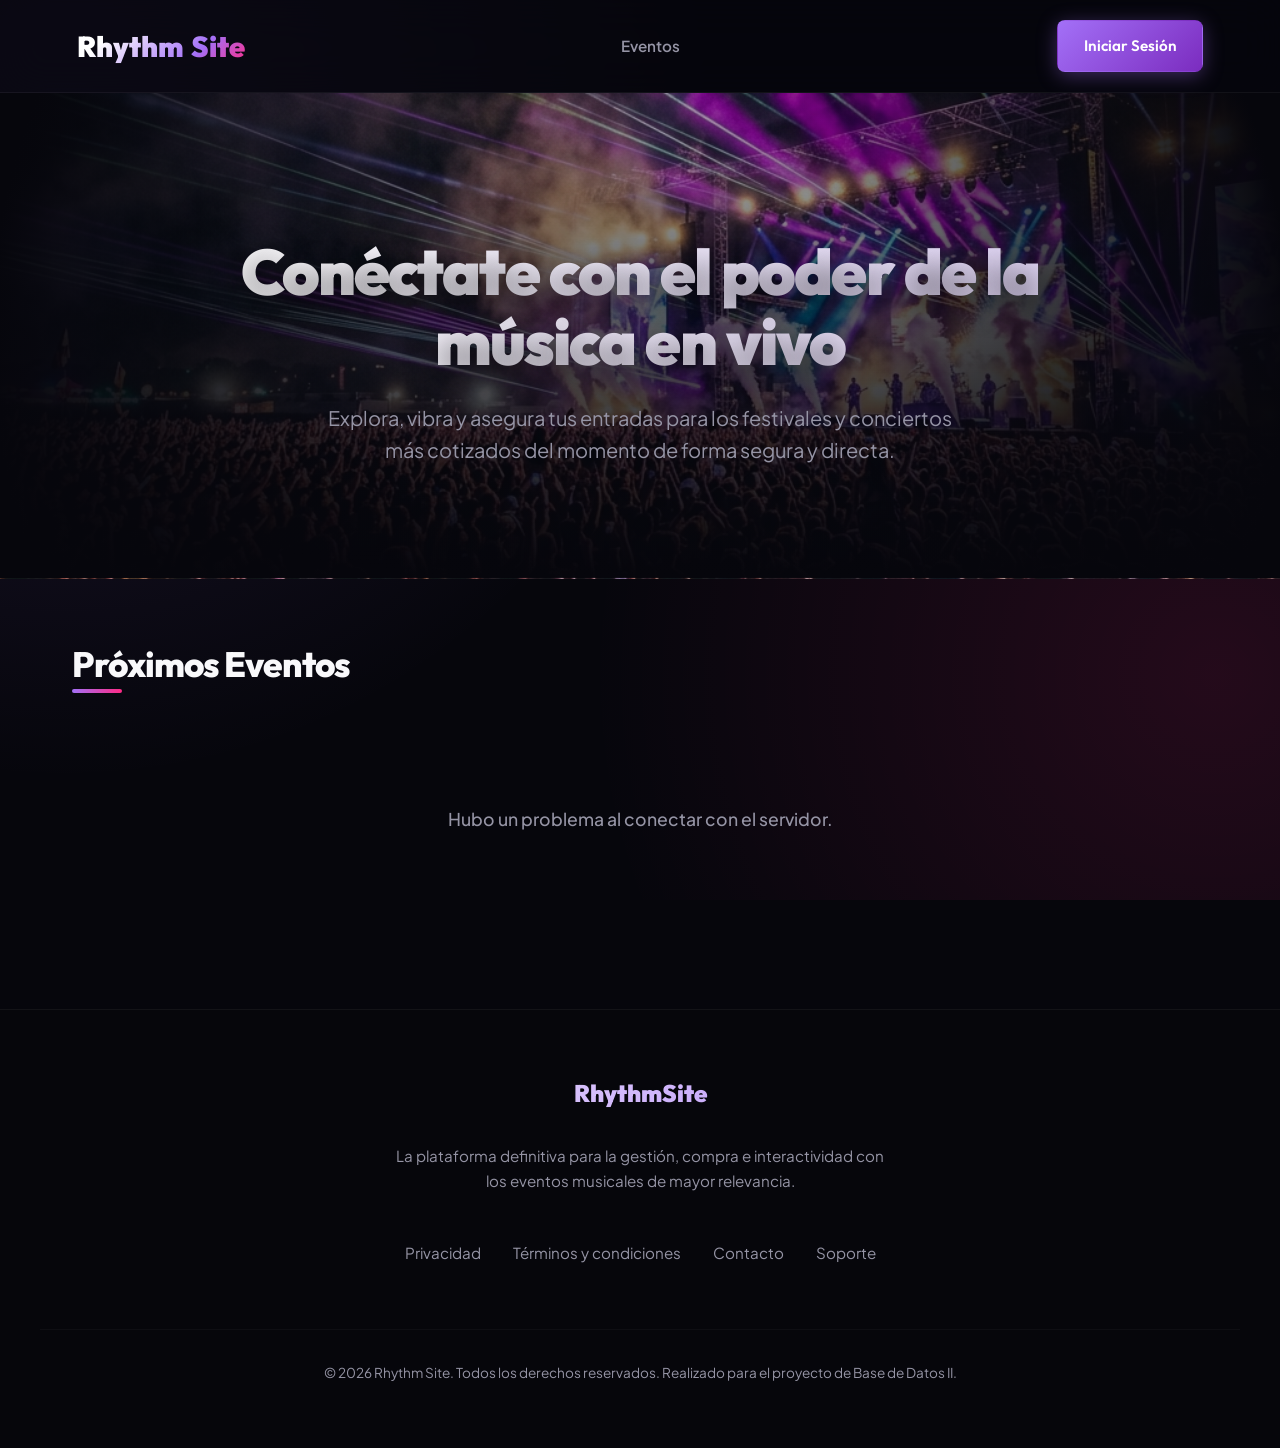
<file: frontend/index.html>
<!DOCTYPE html>
<html lang="es">
<head>
    <meta charset="UTF-8">
    <meta name="viewport" content="width=device-width, initial-scale=1.0">
    <title>Rhythm Site — Vive el Ritmo en Vivo</title>
    <meta name="description" content="Encuentra los mejores conciertos, festivales y eventos de tus artistas favoritos. Compra tus tickets de forma segura.">
    <link rel="stylesheet" href="css/style.css">
</head>
<body>

    <nav>
        <a href="index.html" class="logo">Rhythm<span>Site</span></a>
        <ul class="nav-links">
            <li><a href="index.html">Eventos</a></li>
        </ul>
        <div id="nav-actions">
            <!-- Dynamic button injected by api.js -->
        </div>
    </nav>

    <header class="hero">
        <div class="hero-content">
            <h1>Conéctate con el poder de la música en vivo</h1>
            <p>Explora, vibra y asegura tus entradas para los festivales y conciertos más cotizados del momento de forma segura y directa.</p>
        </div>
    </header>

    <main class="container">
        <h2 class="section-title">Próximos Eventos</h2>
        
        <div id="events-loader" style="text-align: center; padding: 5rem; color: var(--text-muted); font-size: 1.1rem; font-weight: 500;">
            <div style="margin-bottom: 1rem; font-size: 2rem;">⚡</div>
            Sincronizando el cartel musical...
        </div>

        <div id="events-grid" class="events-grid" style="display: none;">
            <!-- Event cards injected by home.js -->
        </div>
    </main>

    <footer style="border-top: 1px solid var(--border-glass); padding: 4rem 2rem; background: rgba(6, 6, 12, 0.9); text-align: center; color: var(--text-muted); font-size: 0.95rem;">
        <div style="max-width: 1200px; margin: 0 auto; display: flex; flex-direction: column; gap: 2rem;">
            <div style="font-family: var(--font-heading); font-size: 1.5rem; font-weight: 900; background: linear-gradient(135deg, #fff, var(--primary)); -webkit-background-clip: text; -webkit-text-fill-color: transparent; display: inline-block;">
                Rhythm<span>Site</span>
            </div>
            <p style="max-width: 500px; margin: 0 auto;">La plataforma definitiva para la gestión, compra e interactividad con los eventos musicales de mayor relevancia.</p>
            <div style="display: flex; justify-content: center; gap: 2rem; margin: 1rem 0;">
                <a href="#" style="color: var(--text-muted);">Privacidad</a>
                <a href="#" style="color: var(--text-muted);">Términos y condiciones</a>
                <a href="#" style="color: var(--text-muted);">Contacto</a>
                <a href="#" style="color: var(--text-muted);">Soporte</a>
            </div>
            <div style="font-size: 0.85rem; border-top: 1px solid rgba(255,255,255,0.03); padding-top: 2rem; margin-top: 1rem;">
                &copy; 2026 Rhythm Site. Todos los derechos reservados. Realizado para el proyecto de Base de Datos II.
            </div>
        </div>
    </footer>

    <script src="js/api.js"></script>
    <script src="js/home.js"></script>
</body>
</html>
</file>
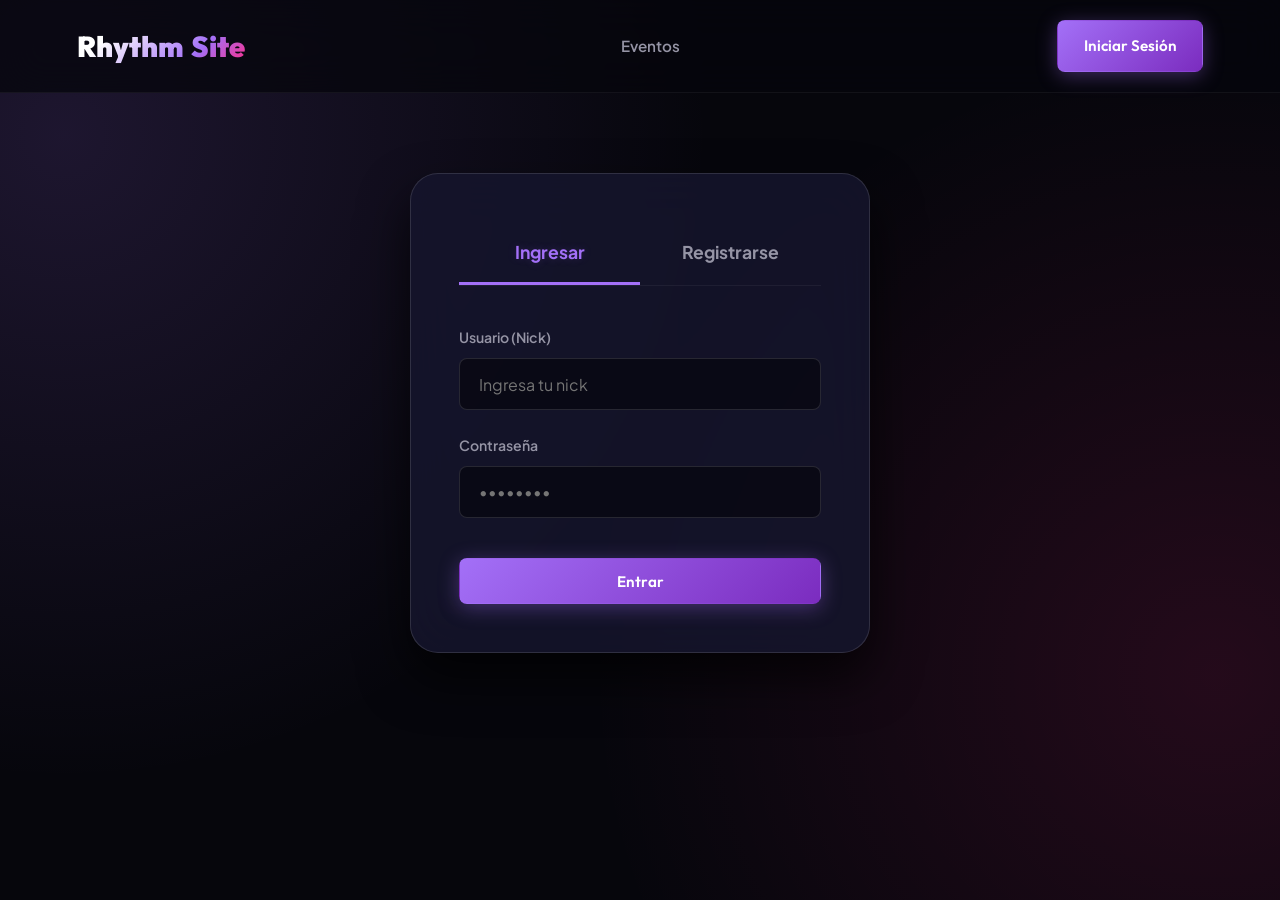
<file: frontend/auth.html>
<!DOCTYPE html>
<html lang="es">
<head>
    <meta charset="UTF-8">
    <meta name="viewport" content="width=device-width, initial-scale=1.0">
    <title>Acceso — Rhythm Site</title>
    <link rel="stylesheet" href="css/style.css">
</head>
<body>

    <nav>
        <a href="index.html" class="logo">Rhythm<span>Site</span></a>
        <ul class="nav-links">
            <li><a href="index.html">Eventos</a></li>
        </ul>
        <div id="nav-actions"></div>
    </nav>

    <main class="container">
        <div class="auth-box">
            <div class="auth-tabs">
                <div id="tab-login" class="auth-tab active" onclick="switchTab('login')">Ingresar</div>
                <div id="tab-register" class="auth-tab" onclick="switchTab('register')">Registrarse</div>
            </div>

            <!-- Login Form -->
            <form id="form-login" onsubmit="handleLogin(event)">
                <div class="form-group">
                    <label for="login-nick">Usuario (Nick)</label>
                    <input type="text" id="login-nick" required placeholder="Ingresa tu nick">
                </div>
                <div class="form-group">
                    <label for="login-pass">Contraseña</label>
                    <input type="password" id="login-pass" required placeholder="••••••••">
                </div>
                <button type="submit" class="btn btn-primary" style="width: 100%; margin-top: 1rem;">Entrar</button>
            </form>

            <!-- Register Form (Hidden by default) -->
            <form id="form-register" onsubmit="handleRegister(event)" style="display: none;">
                <div style="display: grid; grid-template-columns: 1fr 1fr; gap: 1rem;">
                    <div class="form-group">
                        <label for="reg-nombre">Nombre</label>
                        <input type="text" id="reg-nombre" required placeholder="Juan">
                    </div>
                    <div class="form-group">
                        <label for="reg-apellido">Apellido</label>
                        <input type="text" id="reg-apellido" required placeholder="Pérez">
                    </div>
                </div>
                <div class="form-group">
                    <label for="reg-nick">Nick / Usuario</label>
                    <input type="text" id="reg-nick" required placeholder="juanp12">
                </div>
                <div class="form-group">
                    <label for="reg-pass">Contraseña</label>
                    <input type="password" id="reg-pass" required placeholder="Mínimo 6 caracteres">
                </div>
                <div class="form-group">
                    <label for="reg-nacimiento">Fecha de Nacimiento</label>
                    <input type="date" id="reg-nacimiento" required>
                </div>
                <div class="form-group">
                    <label for="reg-correo">Correo Electrónico</label>
                    <input type="email" id="reg-correo" required placeholder="juan@correo.com">
                </div>
                <div class="form-group">
                    <label for="reg-telefono">Teléfono</label>
                    <input type="tel" id="reg-telefono" required placeholder="3001234567">
                </div>
                <button type="submit" class="btn btn-primary" style="width: 100%; margin-top: 1rem;">Crear Cuenta</button>
            </form>
        </div>
    </main>

    <script src="js/api.js"></script>
    <script src="js/auth.js"></script>
</body>
</html>
</file>
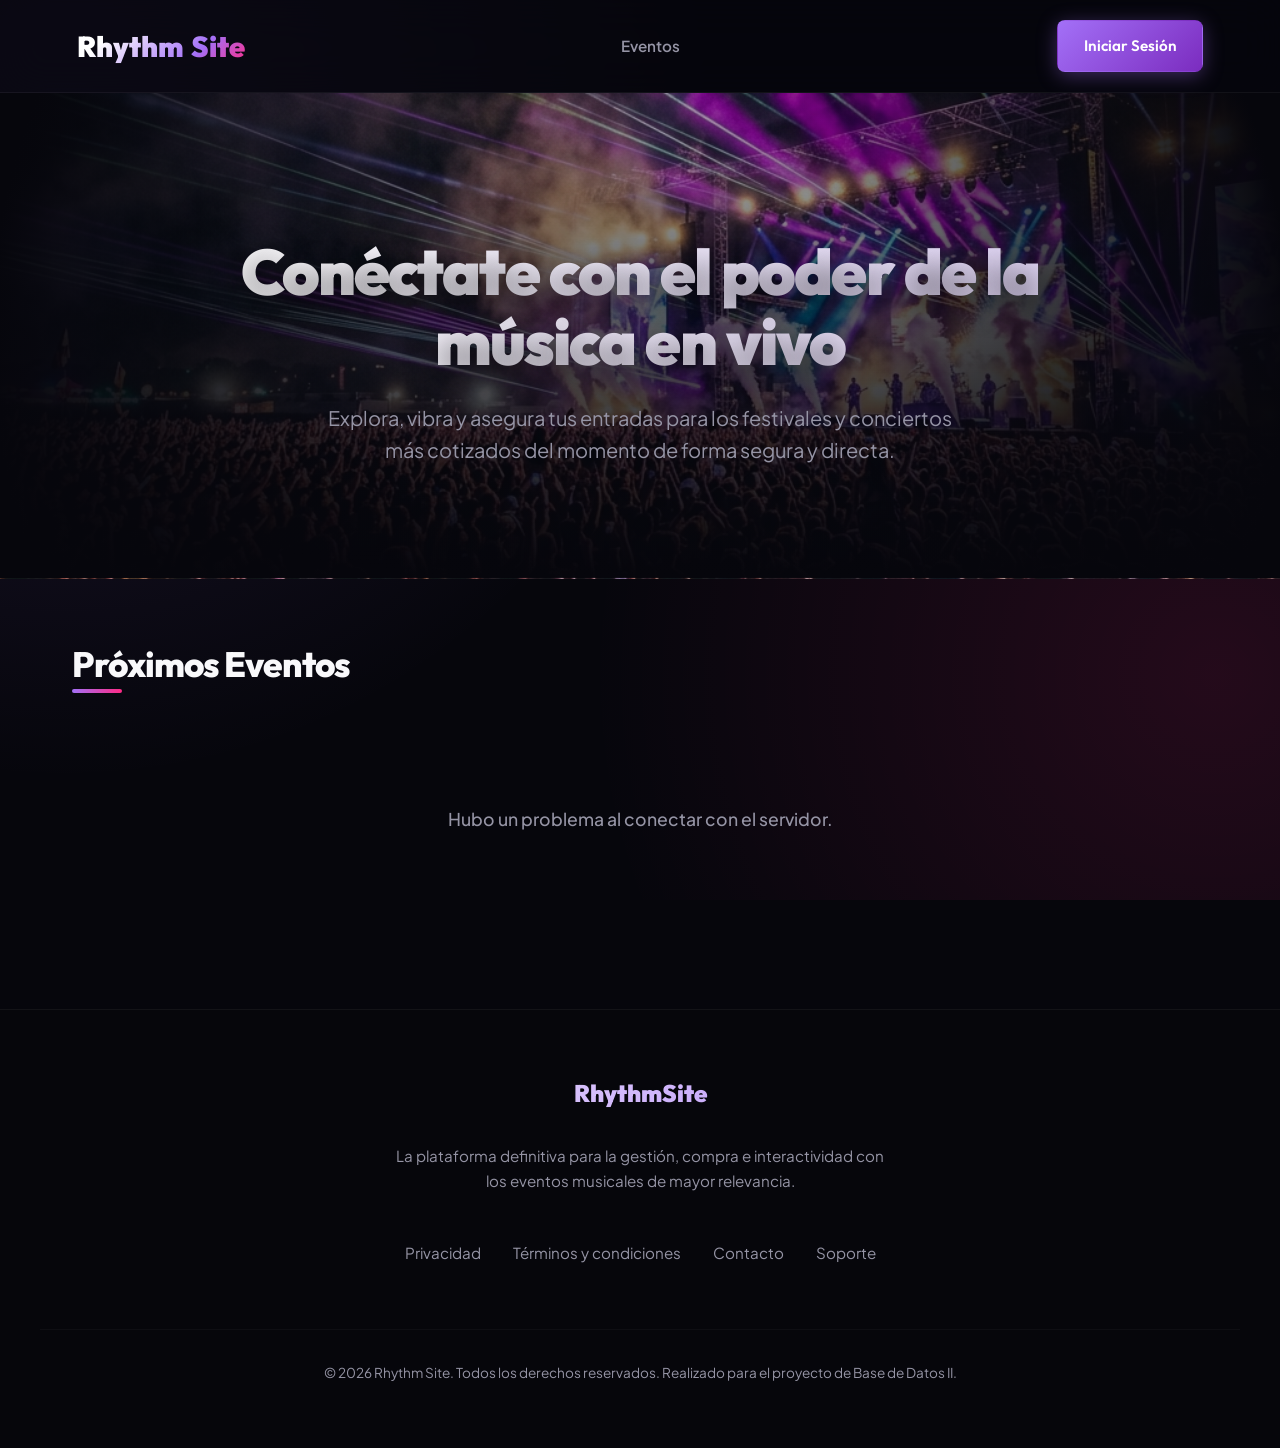
<file: frontend/evento.html>
<!DOCTYPE html>
<html lang="es">
<head>
    <meta charset="UTF-8">
    <meta name="viewport" content="width=device-width, initial-scale=1.0">
    <title>Detalles del Evento — Rhythm Site</title>
    <link rel="stylesheet" href="css/style.css">
</head>
<body>

    <nav>
        <a href="index.html" class="logo">Rhythm<span>Site</span></a>
        <ul class="nav-links">
            <li><a href="index.html">Eventos</a></li>
        </ul>
        <div id="nav-actions"></div>
    </nav>

    <div class="detail-banner" id="event-banner">
        <img class="detail-banner-img" id="event-banner-img" src="img/hero.png" alt="Banner del Evento">
        <div class="detail-header-content">
            <span id="event-type-badge" class="card-badge" style="position: static; margin-bottom: 1rem; display: inline-block;">...</span>
            <h1 class="detail-title" id="event-title">Cargando evento...</h1>
            <div class="card-meta" id="event-meta">
                <!-- Meta dynamic details -->
            </div>
        </div>
    </div>

    <main class="container">
        <div class="detail-layout">
            <!-- Left Column: Details & Artists -->
            <div>
                <section class="detail-section">
                    <h2>Acerca del Evento</h2>
                    <p id="event-description" style="color: var(--text-muted); font-size: 1.05rem;">
                        Cargando detalles descriptivos del show...
                    </p>
                </section>

                <section class="detail-section">
                    <h2>Artistas en Escena</h2>
                    <div class="artists-list" id="artists-container">
                        <!-- Artists injected by js -->
                    </div>
                </section>
            </div>

            <!-- Right Column: Tickets -->
            <div>
                <section class="detail-section" style="position: sticky; top: 100px;">
                    <h2>Entradas Disponibles</h2>
                    <div id="tickets-container">
                        <div style="text-align: center; color: var(--text-muted); padding: 1.5rem;">
                            Buscando ubicaciones disponibles...
                        </div>
                    </div>
                </section>
            </div>
        </div>
    </main>

    <script src="js/api.js"></script>
    <script src="js/evento.js"></script>
</body>
</html>
</file>
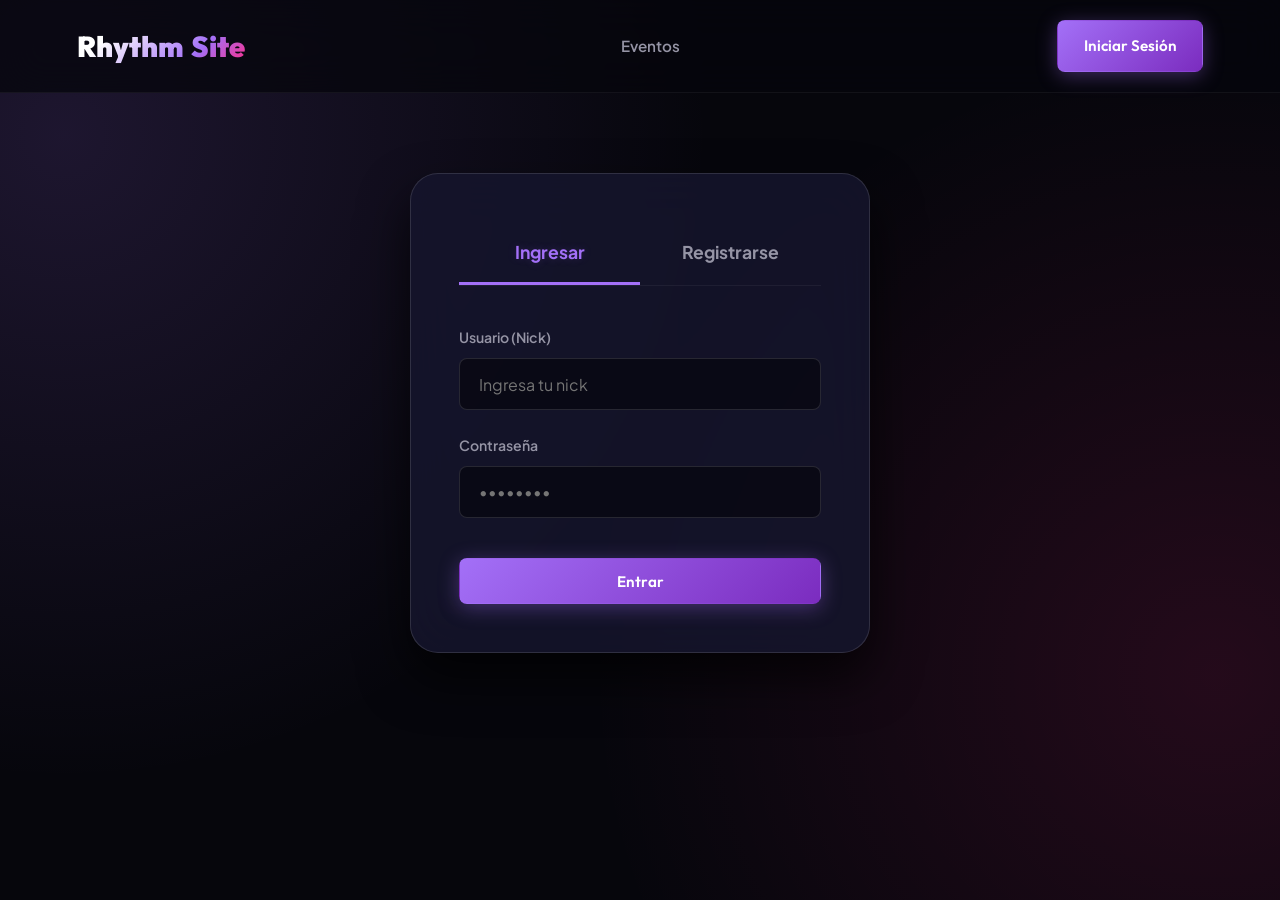
<file: frontend/perfil.html>
<!DOCTYPE html>
<html lang="es">
<head>
    <meta charset="UTF-8">
    <meta name="viewport" content="width=device-width, initial-scale=1.0">
    <title>Mi Perfil — Rhythm Site</title>
    <link rel="stylesheet" href="css/style.css">
</head>
<body>

    <nav>
        <a href="index.html" class="logo">Rhythm<span>Site</span></a>
        <ul class="nav-links">
            <li><a href="index.html">Eventos</a></li>
        </ul>
        <div id="nav-actions"></div>
    </nav>

    <main class="container" style="margin-top: 3rem;">
        <div class="profile-header">
            <div class="profile-avatar" id="avatar-icon">👤</div>
            <div>
                <h1 id="profile-fullname" style="font-size: 2rem; margin-bottom: 0.25rem;">Cargando usuario...</h1>
                <p id="profile-nick" style="color: var(--text-muted); font-weight: 500;">@username</p>
            </div>
        </div>

        <section class="detail-section">
            <h2 style="margin-bottom: 2rem;">Mis Compras Recientes</h2>
            <div class="table-container">
                <table>
                    <thead>
                        <tr>
                            <th>Orden ID</th>
                            <th>Evento</th>
                            <th>Ubicación</th>
                            <th>Precio Unitario</th>
                            <th>Cantidad</th>
                            <th>Total Pagado</th>
                            <th>Fecha de Compra</th>
                            <th>Estado de Pago</th>
                        </tr>
                    </thead>
                    <tbody id="history-table-body">
                        <tr>
                            <td colspan="8" style="text-align: center; color: var(--text-muted); padding: 2rem;">
                                Buscando historial de compras...
                            </td>
                        </tr>
                    </tbody>
                </table>
            </div>
        </section>
    </main>

    <script src="js/api.js"></script>
    <script src="js/perfil.js"></script>
</body>
</html>
</file>
<file: frontend/css/style.css>
@import url('https://fonts.googleapis.com/css2?family=Outfit:wght@300;400;500;600;700;800;900&family=Plus+Jakarta+Sans:wght@300;400;500;600;700&display=swap');

:root {
    --bg-base: #06060c;
    --bg-surface: rgba(13, 13, 25, 0.7);
    --bg-surface-elevated: rgba(22, 22, 45, 0.85);
    
    --primary: #a370f7;
    --primary-hover: #b88dfa;
    --primary-glow: rgba(163, 112, 247, 0.35);
    
    --accent: #ff2a85;
    --accent-hover: #ff559f;
    --accent-glow: rgba(255, 42, 133, 0.35);
    
    --success: #00f08f;
    --error: #ff4757;
    
    --text-main: #f9f9fb;
    --text-muted: #9594a5;
    --text-placeholder: #565565;
    
    --font-heading: 'Outfit', sans-serif;
    --font-body: 'Plus Jakarta Sans', sans-serif;
    
    --border-glass: rgba(255, 255, 255, 0.05);
    --border-glass-bright: rgba(255, 255, 255, 0.12);
    --radius-sm: 8px;
    --radius-md: 18px;
    --radius-lg: 28px;
    
    --transition-smooth: all 0.4s cubic-bezier(0.16, 1, 0.3, 1);
}

/* --- RESET & BASE --- */
* {
    box-sizing: border-box;
    margin: 0;
    padding: 0;
}

body {
    background-color: var(--bg-base);
    background-image: 
        radial-gradient(circle at 5% 15%, rgba(163, 112, 247, 0.15) 0%, transparent 45%),
        radial-gradient(circle at 95% 75%, rgba(255, 42, 133, 0.12) 0%, transparent 45%);
    background-attachment: fixed;
    color: var(--text-main);
    font-family: var(--font-body);
    line-height: 1.6;
    min-height: 100vh;
    overflow-x: hidden;
}

h1, h2, h3, h4, h5, h6 {
    font-family: var(--font-heading);
    font-weight: 700;
    letter-spacing: -0.03em;
    line-height: 1.2;
}

a {
    color: inherit;
    text-decoration: none;
    transition: var(--transition-smooth);
}

/* --- NAVIGATION --- */
nav {
    display: flex;
    justify-content: space-between;
    align-items: center;
    padding: 1.25rem 6%;
    background: rgba(6, 6, 12, 0.75);
    backdrop-filter: blur(20px);
    -webkit-backdrop-filter: blur(20px);
    border-bottom: 1px solid var(--border-glass);
    position: sticky;
    top: 0;
    z-index: 100;
}

.logo {
    font-family: var(--font-heading);
    font-size: 1.8rem;
    font-weight: 900;
    background: linear-gradient(135deg, #fff 20%, var(--primary) 70%, var(--accent) 100%);
    -webkit-background-clip: text;
    -webkit-text-fill-color: transparent;
    display: flex;
    align-items: center;
    gap: 0.5rem;
}

.logo span {
    color: var(--accent);
}

.nav-links {
    display: flex;
    gap: 2.5rem;
    align-items: center;
    list-style: none;
}

.nav-links a {
    font-weight: 600;
    font-size: 0.95rem;
    color: var(--text-muted);
}

.nav-links a:hover {
    color: var(--text-main);
    text-shadow: 0 0 10px rgba(255, 255, 255, 0.2);
}

#nav-actions {
    display: flex;
    align-items: center;
    gap: 1rem;
}

/* --- BUTTONS --- */
.btn {
    display: inline-flex;
    align-items: center;
    justify-content: center;
    padding: 0.8rem 1.6rem;
    border-radius: var(--radius-sm);
    font-family: var(--font-heading);
    font-weight: 600;
    font-size: 0.95rem;
    cursor: pointer;
    transition: var(--transition-smooth);
    border: 1px solid transparent;
    gap: 0.6rem;
    position: relative;
    overflow: hidden;
}

.btn-primary {
    background: linear-gradient(135deg, var(--primary) 0%, #7b2cbf 100%);
    color: #fff;
    box-shadow: 0 4px 20px var(--primary-glow);
}

.btn-primary:hover {
    transform: translateY(-2px);
    box-shadow: 0 6px 25px rgba(163, 112, 247, 0.5);
    background: linear-gradient(135deg, var(--primary-hover) 0%, #8a3ee6 100%);
}

.btn-secondary {
    background: rgba(255, 255, 255, 0.03);
    color: var(--text-main);
    border: 1px solid var(--border-glass-bright);
    backdrop-filter: blur(5px);
}

.btn-secondary:hover {
    background: rgba(255, 255, 255, 0.08);
    border-color: rgba(255, 255, 255, 0.3);
}

.btn-accent {
    background: linear-gradient(135deg, var(--accent) 0%, #c0005a 100%);
    color: #fff;
    box-shadow: 0 4px 20px var(--accent-glow);
}

.btn-accent:hover {
    transform: translateY(-2px);
    box-shadow: 0 6px 25px rgba(255, 42, 133, 0.5);
}

.btn-logout {
    background: transparent;
    color: var(--error);
    border: 1px solid rgba(255, 71, 87, 0.25);
}

.btn-logout:hover {
    background: rgba(255, 71, 87, 0.1);
    border-color: var(--error);
}

/* --- HERO SECTION --- */
.hero {
    position: relative;
    padding: 9rem 5% 7rem;
    text-align: center;
    background: linear-gradient(180deg, rgba(6, 6, 12, 0.3) 0%, var(--bg-base) 100%), url('../img/hero.png');
    background-size: cover;
    background-position: center;
    border-bottom: 1px solid var(--border-glass);
    margin-bottom: 4rem;
}

.hero::before {
    content: '';
    position: absolute;
    top: 0; left: 0; right: 0; bottom: 0;
    background: radial-gradient(circle at center, transparent 30%, var(--bg-base) 95%);
    z-index: 1;
}

.hero-content {
    position: relative;
    z-index: 2;
    max-width: 900px;
    margin: 0 auto;
}

.hero h1 {
    font-size: 4rem;
    font-weight: 900;
    line-height: 1.1;
    margin-bottom: 1.5rem;
    background: linear-gradient(to right, #ffffff, #e1d5f7);
    -webkit-background-clip: text;
    -webkit-text-fill-color: transparent;
    text-shadow: 0 10px 30px rgba(0,0,0,0.5);
}

.hero p {
    font-size: 1.25rem;
    color: var(--text-muted);
    max-width: 650px;
    margin: 0 auto;
}

/* --- MAIN CONTAINER --- */
.container {
    max-width: 1200px;
    margin: 0 auto;
    padding: 0 2rem 6rem;
}

.section-title {
    font-size: 2.2rem;
    font-weight: 800;
    margin-bottom: 2.5rem;
    position: relative;
    display: inline-block;
}

.section-title::after {
    content: '';
    position: absolute;
    left: 0;
    bottom: -8px;
    width: 50px;
    height: 4px;
    border-radius: 2px;
    background: linear-gradient(90deg, var(--primary), var(--accent));
}

/* --- EVENTS GRID & CARDS --- */
.events-grid {
    display: grid;
    grid-template-columns: repeat(auto-fill, minmax(340px, 1fr));
    gap: 2.5rem;
}

.card {
    background: var(--bg-surface);
    backdrop-filter: blur(15px);
    -webkit-backdrop-filter: blur(15px);
    border: 1px solid var(--border-glass);
    border-radius: var(--radius-md);
    overflow: hidden;
    transition: var(--transition-smooth);
    display: flex;
    flex-direction: column;
    height: 100%;
}

.card:hover {
    transform: translateY(-8px);
    border-color: var(--border-glass-bright);
    box-shadow: 
        0 15px 35px rgba(0, 0, 0, 0.6), 
        0 0 30px rgba(163, 112, 247, 0.15);
}

.card-img-container {
    height: 220px;
    position: relative;
    overflow: hidden;
    background: #0d0d19;
}

.card-img {
    width: 100%;
    height: 100%;
    object-fit: cover;
    transition: var(--transition-smooth);
    filter: brightness(0.85);
}

.card:hover .card-img {
    transform: scale(1.05);
    filter: brightness(1);
}

.card-badge {
    position: absolute;
    top: 1.25rem;
    right: 1.25rem;
    background: rgba(6, 6, 12, 0.85);
    border: 1px solid var(--border-glass-bright);
    backdrop-filter: blur(5px);
    padding: 0.35rem 0.9rem;
    border-radius: 30px;
    font-size: 0.75rem;
    font-weight: 700;
    text-transform: uppercase;
    color: var(--accent);
    letter-spacing: 0.05em;
    z-index: 2;
}

.card-content {
    padding: 1.8rem;
    display: flex;
    flex-direction: column;
    flex-grow: 1;
}

.card-title {
    font-size: 1.45rem;
    font-weight: 800;
    margin-bottom: 0.75rem;
    color: var(--text-main);
}

.card-meta {
    font-size: 0.88rem;
    color: var(--text-muted);
    margin-bottom: 1.25rem;
    display: flex;
    flex-wrap: wrap;
    gap: 1rem;
}

.card-meta span {
    display: flex;
    align-items: center;
    gap: 0.4rem;
}

.card-desc {
    font-size: 0.95rem;
    color: var(--text-muted);
    margin-bottom: 2rem;
    display: -webkit-box;
    -webkit-line-clamp: 3;
    -webkit-box-orient: vertical;
    overflow: hidden;
    flex-grow: 1;
}

/* --- AUTH PAGE --- */
.auth-box {
    max-width: 460px;
    margin: 5rem auto;
    background: var(--bg-surface-elevated);
    backdrop-filter: blur(25px);
    -webkit-backdrop-filter: blur(25px);
    border: 1px solid var(--border-glass-bright);
    border-radius: var(--radius-lg);
    padding: 3rem;
    box-shadow: 0 25px 50px rgba(0, 0, 0, 0.7);
}

.auth-tabs {
    display: flex;
    margin-bottom: 2.5rem;
    border-bottom: 1px solid var(--border-glass);
}

.auth-tab {
    flex: 1;
    text-align: center;
    padding: 1rem;
    font-weight: 700;
    font-size: 1.1rem;
    cursor: pointer;
    color: var(--text-muted);
    transition: var(--transition-smooth);
    border-bottom: 3px solid transparent;
}

.auth-tab.active {
    color: var(--primary);
    border-color: var(--primary);
    text-shadow: 0 0 10px rgba(163, 112, 247, 0.2);
}

.form-group {
    margin-bottom: 1.5rem;
}

.form-group label {
    display: block;
    font-size: 0.88rem;
    font-weight: 600;
    color: var(--text-muted);
    margin-bottom: 0.6rem;
}

.form-group input, .form-group select {
    width: 100%;
    padding: 0.9rem 1.2rem;
    background: rgba(0, 0, 0, 0.45);
    border: 1px solid var(--border-glass-bright);
    border-radius: var(--radius-sm);
    color: var(--text-main);
    font-family: var(--font-body);
    font-size: 1rem;
    transition: var(--transition-smooth);
}

.form-group input:focus, .form-group select:focus {
    outline: none;
    border-color: var(--primary);
    box-shadow: 0 0 15px rgba(163, 112, 247, 0.3);
    background: rgba(0, 0, 0, 0.6);
}

/* --- DETAIL PAGE --- */
.detail-banner {
    height: 480px;
    display: flex;
    align-items: flex-end;
    padding: 4rem 6%;
    position: relative;
    border-bottom: 1px solid var(--border-glass);
    overflow: hidden;
}

.detail-banner::before {
    content: '';
    position: absolute;
    top: 0; left: 0; right: 0; bottom: 0;
    background: linear-gradient(to top, var(--bg-base) 10%, rgba(6, 6, 12, 0.6) 50%, rgba(6, 6, 12, 0.2) 100%);
    z-index: 1;
}

.detail-banner-img {
    position: absolute;
    top: 0; left: 0; width: 100%; height: 100%;
    object-fit: cover;
    z-index: 0;
    filter: brightness(0.7) blur(2px);
}

.detail-header-content {
    position: relative;
    z-index: 2;
    max-width: 850px;
}

.detail-title {
    font-size: 3.6rem;
    font-weight: 900;
    margin-bottom: 1.2rem;
    text-shadow: 0 5px 20px rgba(0,0,0,0.6);
}

.detail-layout {
    display: grid;
    grid-template-columns: 1.6fr 1fr;
    gap: 3.5rem;
    margin-top: 4rem;
}

@media (max-width: 900px) {
    .detail-layout {
        grid-template-columns: 1fr;
        gap: 2.5rem;
    }
}

.detail-section {
    background: var(--bg-surface);
    border: 1px solid var(--border-glass);
    border-radius: var(--radius-md);
    padding: 2.5rem;
    margin-bottom: 2.5rem;
    backdrop-filter: blur(10px);
}

.detail-section h2 {
    font-size: 1.7rem;
    margin-bottom: 1.8rem;
    border-left: 5px solid var(--primary);
    padding-left: 0.9rem;
}

/* --- TICKETS PURCHASE BOX --- */
.ticket-row {
    display: flex;
    justify-content: space-between;
    align-items: center;
    padding: 1.5rem 0;
    border-bottom: 1px solid var(--border-glass);
}

.ticket-row:last-child {
    border-bottom: none;
}

.ticket-info h4 {
    font-size: 1.2rem;
    font-weight: 700;
    margin-bottom: 0.35rem;
}

.ticket-price {
    font-family: var(--font-heading);
    font-size: 1.6rem;
    font-weight: 800;
    color: var(--accent);
}

/* --- PROFILE PAGE --- */
.profile-header {
    display: flex;
    align-items: center;
    gap: 2.5rem;
    margin-bottom: 3.5rem;
    padding: 3rem;
    background: var(--bg-surface-elevated);
    border: 1px solid var(--border-glass-bright);
    border-radius: var(--radius-lg);
    box-shadow: 0 15px 40px rgba(0,0,0,0.4);
}

.profile-avatar {
    width: 90px;
    height: 90px;
    border-radius: 50%;
    background: linear-gradient(135deg, var(--primary) 0%, var(--accent) 100%);
    display: flex;
    align-items: center;
    justify-content: center;
    font-size: 2.8rem;
    box-shadow: 0 8px 24px rgba(163, 112, 247, 0.4);
}

/* --- TABLES --- */
.table-container {
    overflow-x: auto;
}

table {
    width: 100%;
    border-collapse: collapse;
    text-align: left;
}

th, td {
    padding: 1.25rem;
    border-bottom: 1px solid var(--border-glass);
}

th {
    font-family: var(--font-heading);
    color: var(--text-muted);
    font-weight: 700;
    font-size: 0.95rem;
    text-transform: uppercase;
    letter-spacing: 0.05em;
}

td {
    font-size: 0.98rem;
}

tr:hover td {
    background: rgba(255, 255, 255, 0.02);
}

.status-badge {
    padding: 0.35rem 0.9rem;
    border-radius: 30px;
    font-size: 0.8rem;
    font-weight: 700;
    text-transform: uppercase;
    letter-spacing: 0.03em;
    display: inline-block;
}

.status-paid {
    background: rgba(0, 240, 143, 0.12);
    color: var(--success);
    border: 1px solid rgba(0, 240, 143, 0.25);
}

/* --- TOAST NOTIFICATIONS --- */
.toast {
    position: fixed;
    bottom: 2.5rem;
    right: 2.5rem;
    background: var(--bg-surface-elevated);
    border: 1px solid var(--border-glass-bright);
    padding: 1.2rem 2.2rem;
    border-radius: var(--radius-sm);
    box-shadow: 0 20px 45px rgba(0,0,0,0.6);
    z-index: 1000;
    transform: translateY(150%);
    transition: var(--transition-smooth);
    font-weight: 600;
}

.toast.show {
    transform: translateY(0);
}

.toast-success {
    border-left: 5px solid var(--success);
}

.toast-error {
    border-left: 5px solid var(--error);
}

/* --- CHIPS & PICKERS --- */
.artists-list {
    display: flex;
    flex-wrap: wrap;
    gap: 1.25rem;
    margin-top: 1.25rem;
}

.artist-chip {
    display: flex;
    align-items: center;
    gap: 0.8rem;
    background: rgba(255, 255, 255, 0.03);
    padding: 0.6rem 1.2rem;
    border-radius: 40px;
    border: 1px solid var(--border-glass);
    transition: var(--transition-smooth);
}

.artist-chip:hover {
    background: rgba(255, 255, 255, 0.08);
    border-color: var(--border-glass-bright);
    transform: translateY(-2px);
}

.artist-img {
    width: 36px;
    height: 36px;
    border-radius: 50%;
    background: linear-gradient(135deg, var(--primary) 0%, var(--accent) 100%);
    display: flex;
    align-items: center;
    justify-content: center;
    font-size: 1rem;
    font-weight: 700;
}

.qty-picker {
    display: flex;
    align-items: center;
    gap: 0.75rem;
}

.qty-btn {
    width: 32px;
    height: 32px;
    border-radius: 50%;
    border: 1px solid var(--border-glass-bright);
    background: rgba(255, 255, 255, 0.03);
    color: var(--text-main);
    cursor: pointer;
    display: flex;
    align-items: center;
    justify-content: center;
    font-size: 1.1rem;
    transition: var(--transition-smooth);
}

.qty-btn:hover {
    background: rgba(255, 255, 255, 0.12);
    border-color: rgba(255, 255, 255, 0.4);
}

.qty-val {
    min-width: 25px;
    text-align: center;
    font-weight: 700;
    font-size: 1.1rem;
}
</file>
